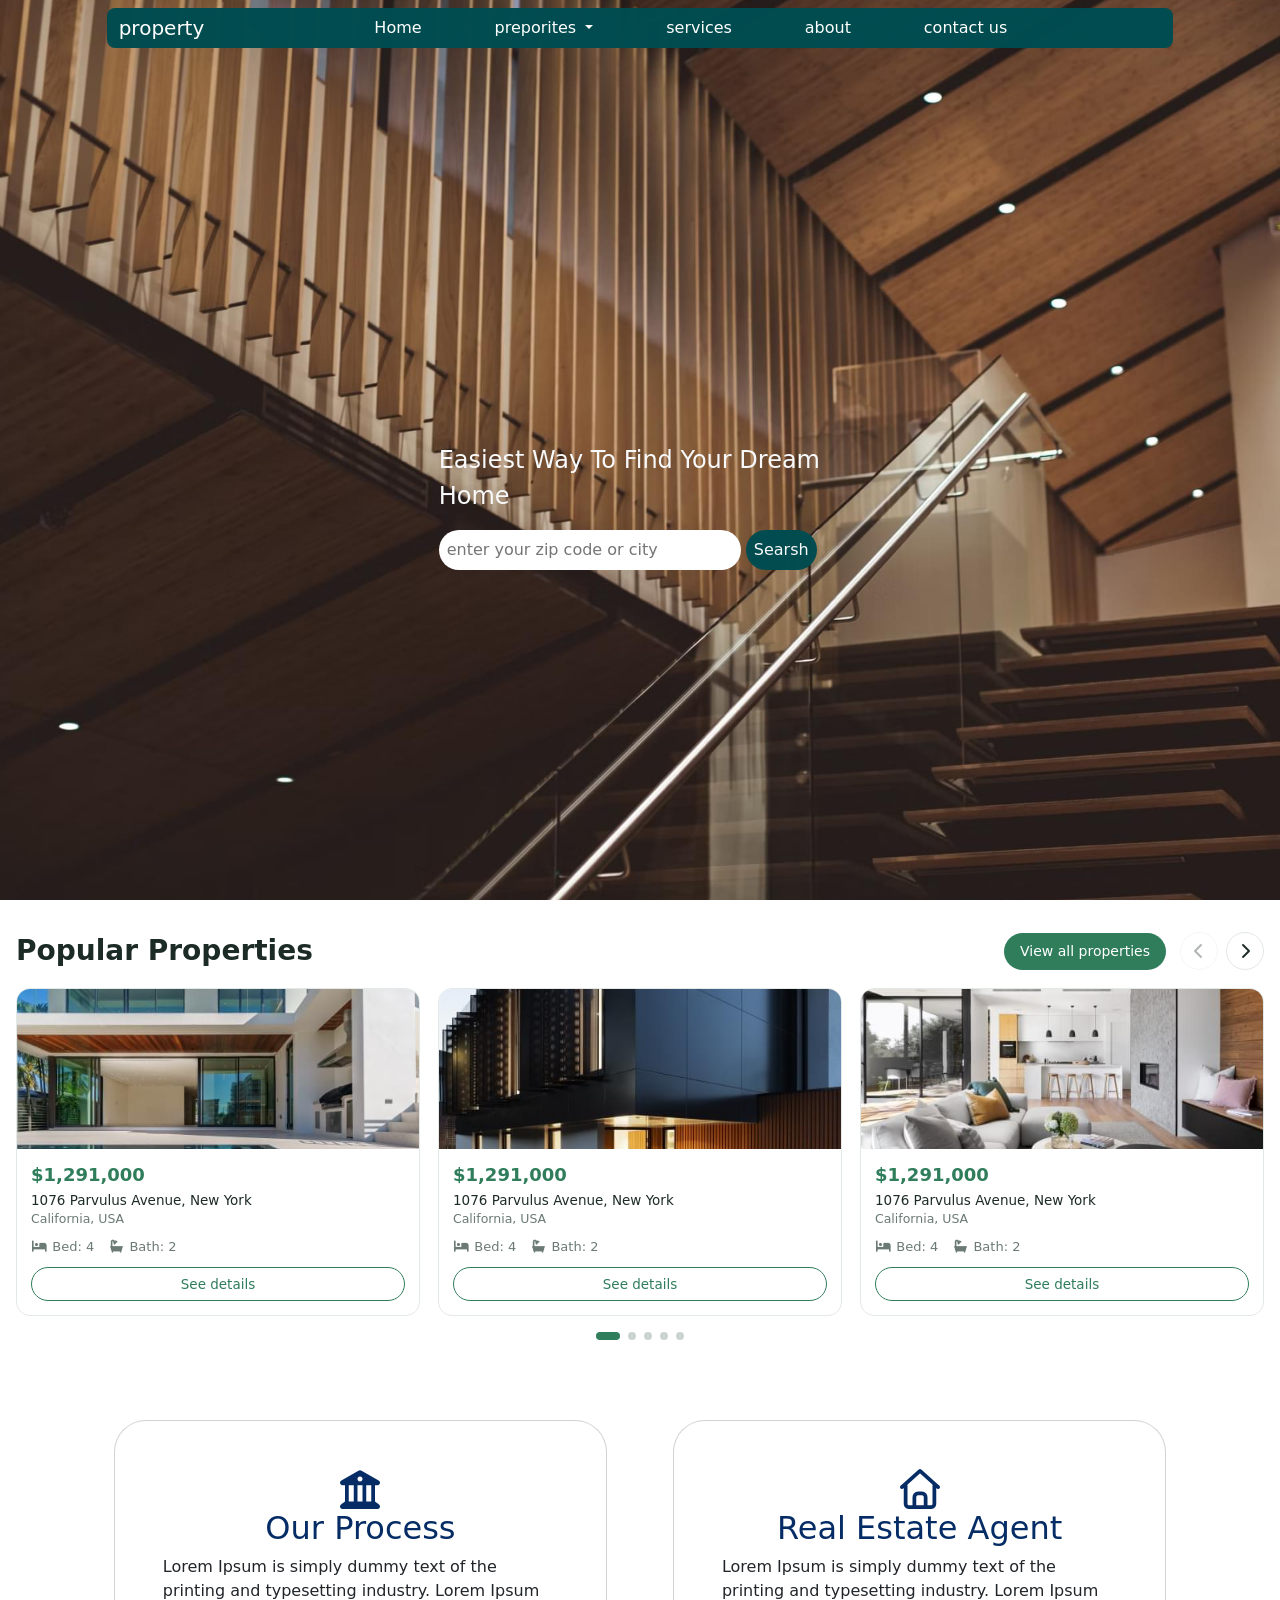
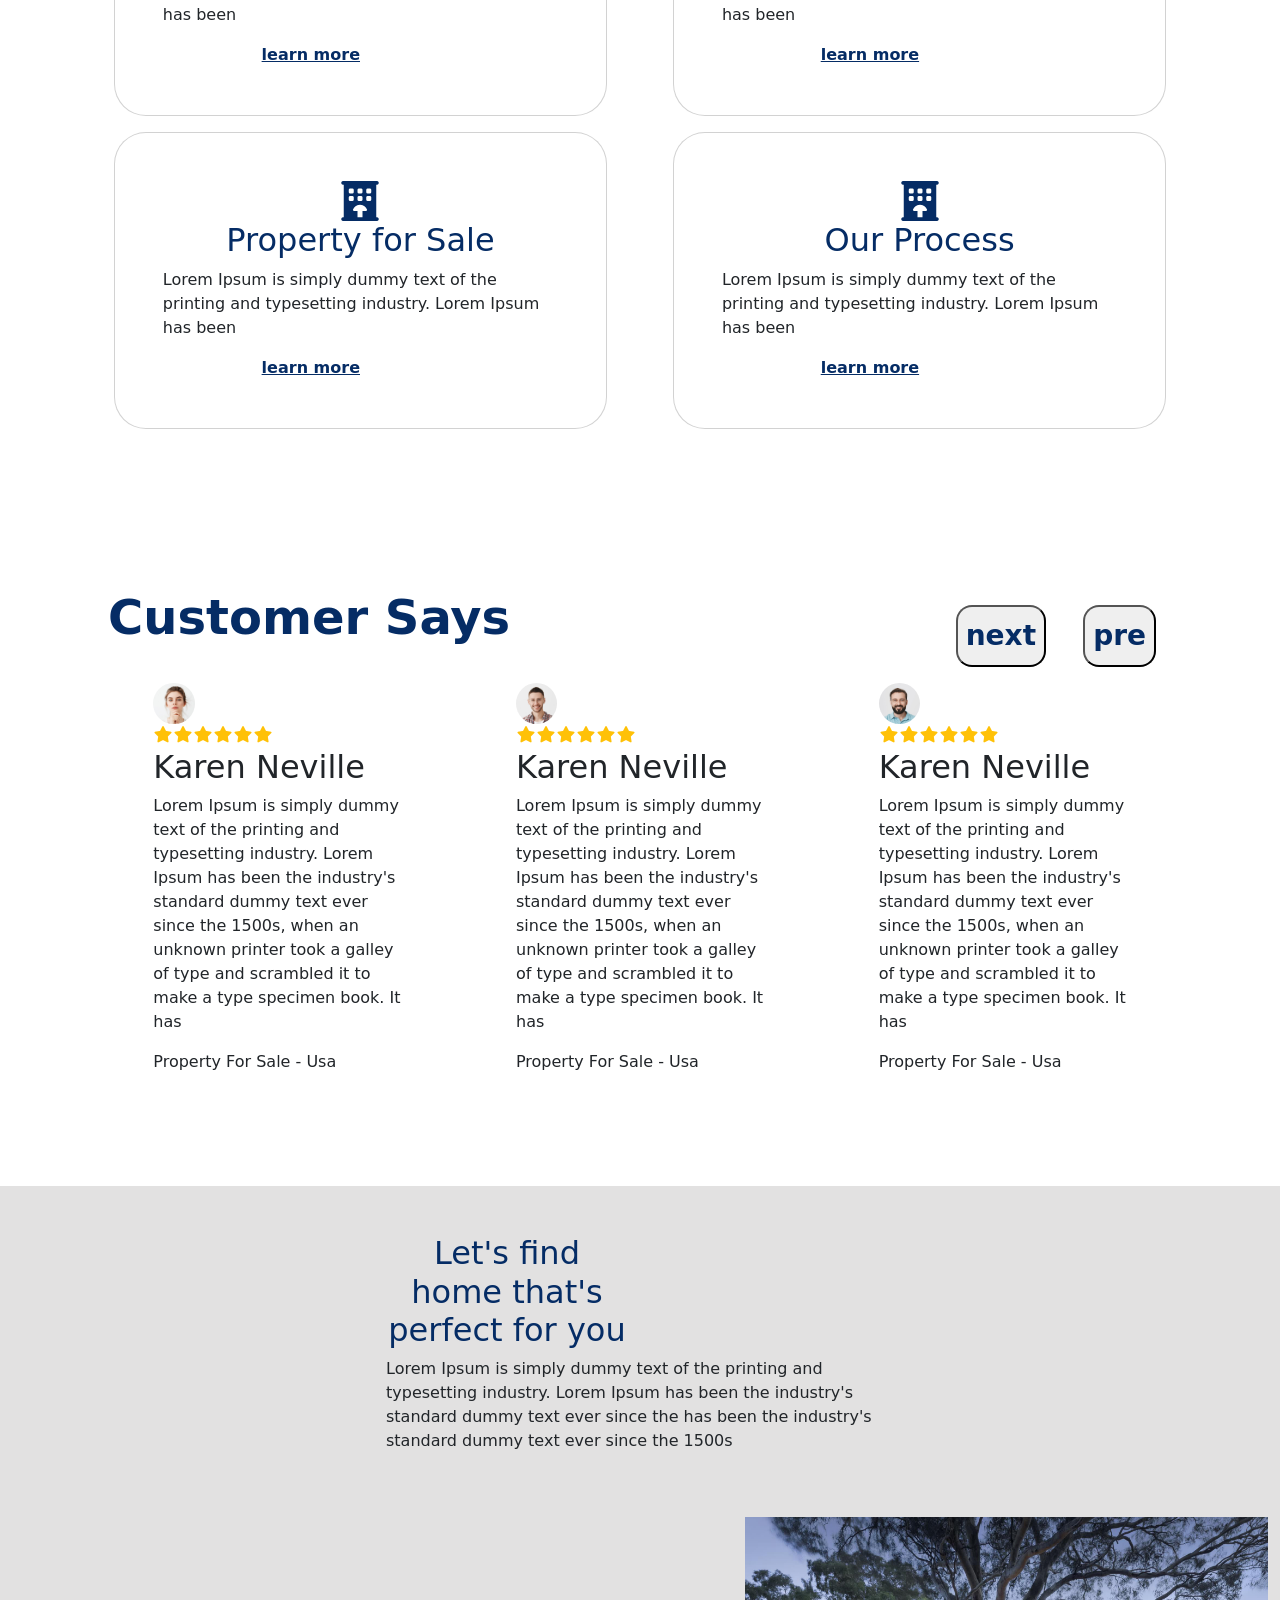
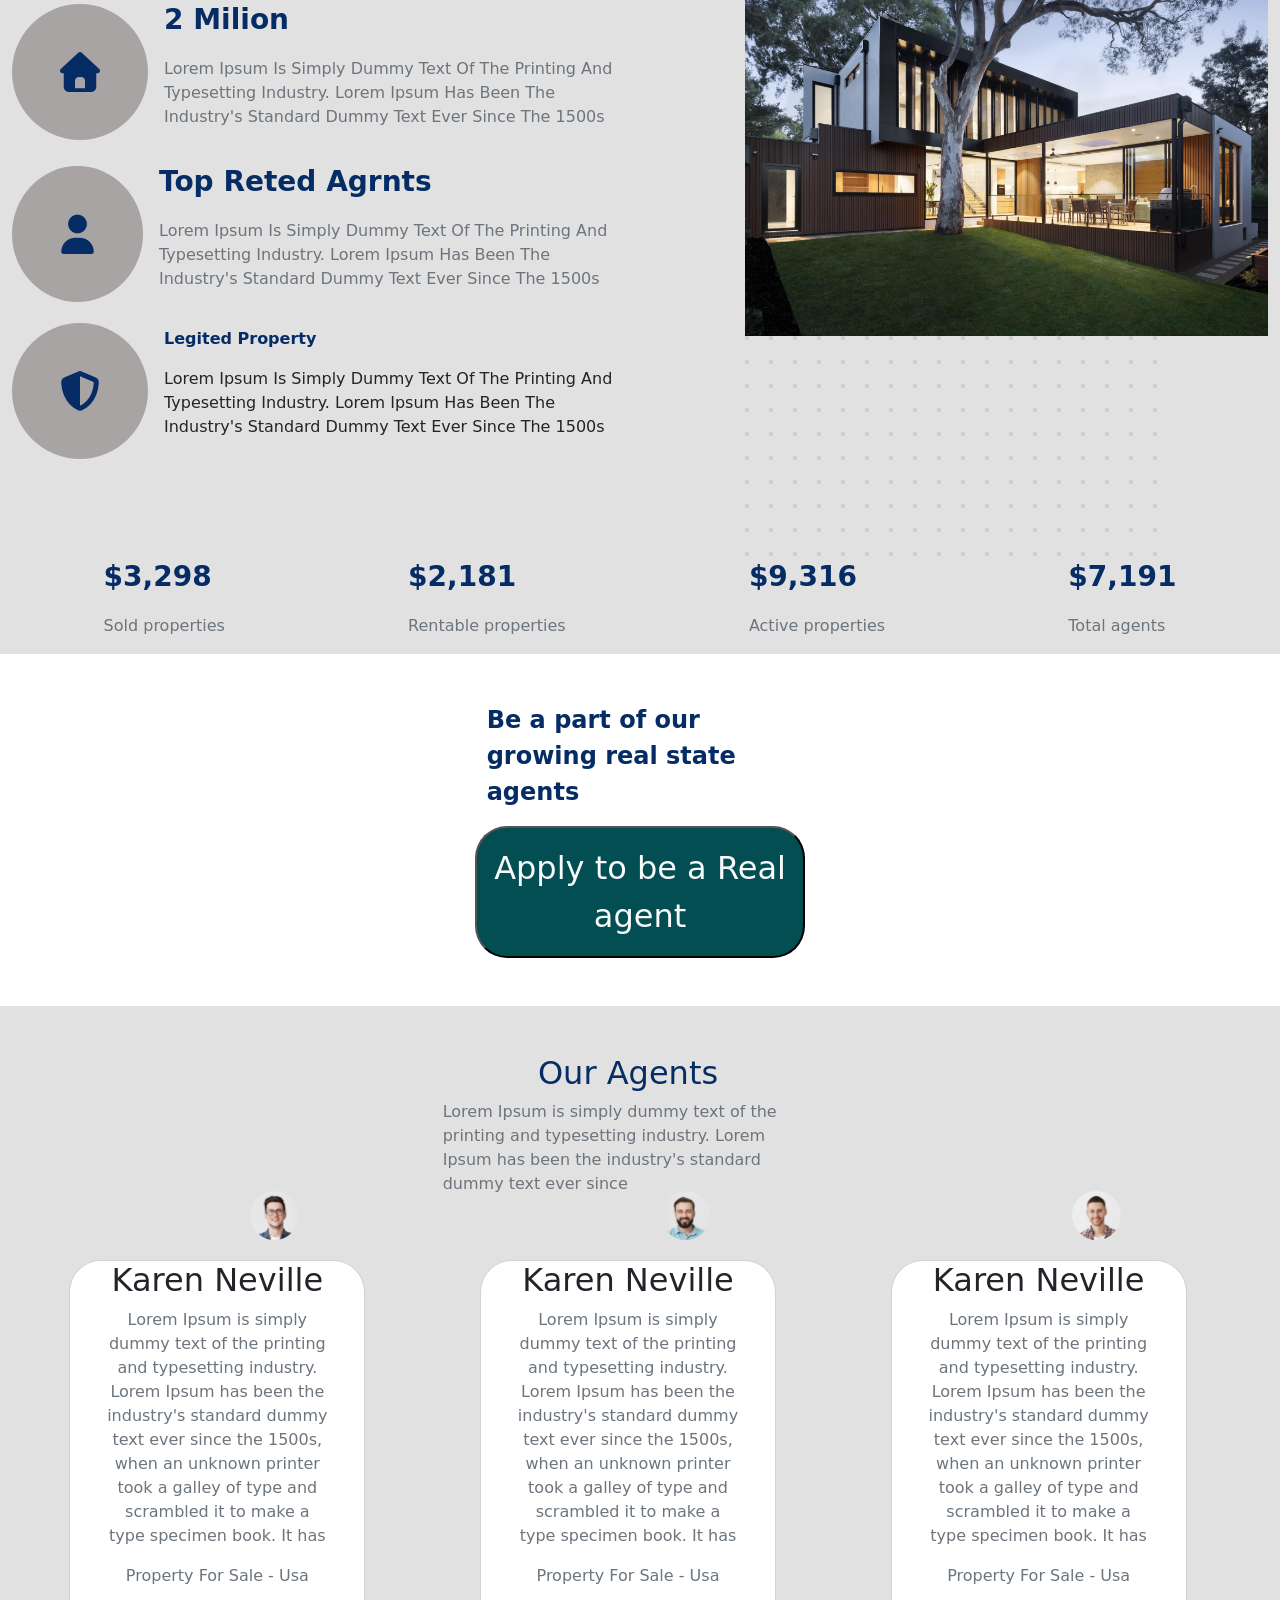
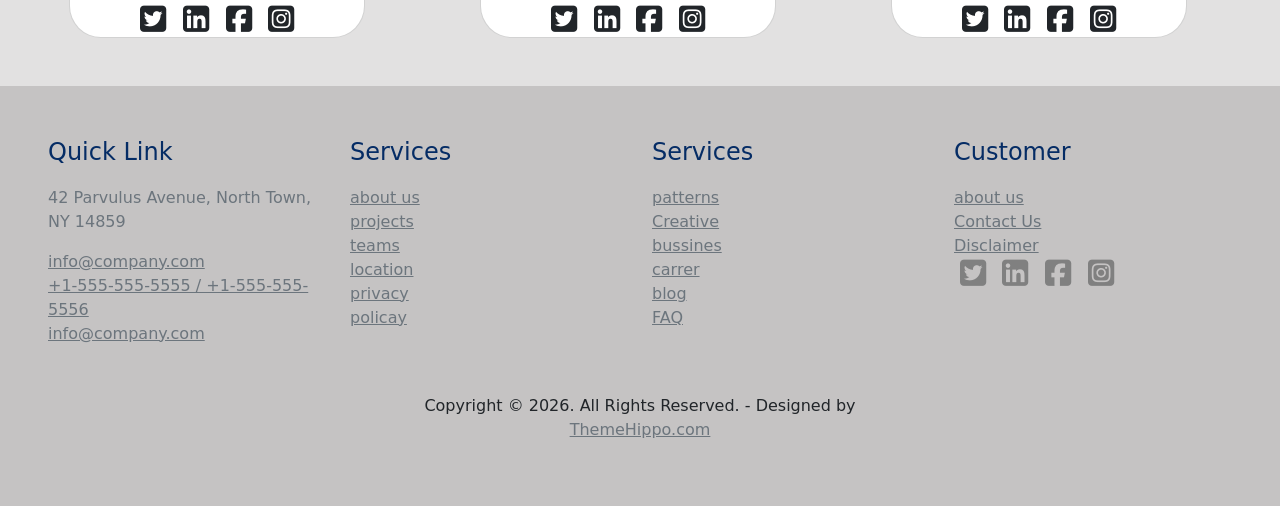
<file: index.html>
<!DOCTYPE html>
<html lang="en">
<head>
    <meta charset="UTF-8">
    <meta name="viewport" content="width=device-width, initial-scale=1.0">
    <title>finle project</title>
    <link rel="stylesheet" href="css/all.css">
    
    <link rel="stylesheet" href="css/bootstrap.css">
    <link rel="stylesheet" href="css/style.css">
   

  
    
</head>
<body id="home">
    <main>
    <header >
        <nav class="navbar navbar-expand   justify-content-center   ">
            <div class=" row  col-12  col-lg-10     tgree my-auto rounded-3">
 
    <div class="d-block d-lg-flex align-items-center justify-content-around ">
   <div class="text-center text-lg-start">
    <a class="navbar-brand  " href="#">property</a>
    </div>
  
    <div class="collapse navbar-collapse" id="navbarSupportedContent">
      <ul class="navbar-nav m-md-auto mb-2  col-12  col-md-9  nav-fill">
        <li class="nav-item">
          <a class="nav-link active" aria-current="page" href="index.html">Home</a>
        </li>
        
        <li class="nav-item dropdown">
          <a class="nav-link dropdown-toggle" href="#" role="button" data-bs-toggle="dropdown" aria-expanded="false">
            preporites
          </a>
          <ul class="dropdown-menu">
            <li><a class="dropdown-item text-dark" href="#">item 1</a></li>
            <li><a class="dropdown-item text-dark" href="#">item 2</a></li>
            <li><hr class="dropdown-divider text-dark" href=""#> <a href=""> item 3</a></li>
            <li><a class="dropdown-item" href="#">item3</a></li>
          </ul>
        </li>
        <li class="nav-item">
          <a class="nav-link" href="service.html">services</a>
        </li>

         <li class="nav-item">
          <a class="nav-link" href="about.html">about</a>
        </li>
        <li class="nav-item">
          <a class="nav-link" href="contect.html">contact us</a>
        </li>

        
      </ul>
      </div>
    </div>
  </div>
  </div>
</nav>

<div class="sear h-100 text-light text-capitalize row col-12 col-lg-4 mx-auto justify-content-center align-items-center ">
 <div class="justify-content-center">
    <p class="fs-4">Easiest way to find your dream home</p>
   
  <div >
    <input type="search" id="red"  placeholder="enter your zip code or city   " class="rounded-5 p-2 col-9 border-0 ">
     <label for="red " class=" p-2 rounded-5" >searsh</label>
</div>
</div>
</div>
    </header>



<!--  -----------------------------section slider 3 (icons of building)--------------------------->
<!-- <section class="section2 container-fluid">
<div class="row  align-items-center  col-12">
  <div class=" d-flex  justify-content-around align-items-center p-3  ">
<h3>Popular Properties</h3>
<button class="rounded-4 p-1 tgree text-light border-0  t-button">View all properties</button>
  </div>
<div class="row justify-content-around gap-4  fs-3 ">
<div id="carouselExampleDark" class="carousel carousel-dark slide">
  <div class="carousel-indicators">
    <button type="button" data-bs-target="#carouselExampleDark" data-bs-slide-to="0" class="active" aria-current="true" aria-label="Slide 1"></button>
    <button type="button" data-bs-target="#carouselExampleDark" data-bs-slide-to="1"   aria-label="Slide 2"></button>
    <button type="button" data-bs-target="#carouselExampleDark" data-bs-slide-to="2"   aria-label="Slide 3"></button>
  </div>


  <div class="carousel-inner">
    
    <div class="carousel-item active" data-bs-interval="10000">
      <div class="row justify-content-around  align-items-center g-4">
      <div class="card col-11 mx-sm-auto mx-md-0 col-md-3  p-0  t-small ">
  <img src="images/img_6.jpg" class="img-fluid  " alt="photo">
<div class="p-3  d-none d-md-block">
  <p class="  p-hover">$1,291,000</p>
  <p class="fw-light">1076 Parvulus Avenue, New York</p>
  <p>California, USA</p>

  <div class="d-flex gap-3 align-items-center fw-light ">
    <div class="d-flex  ">
    <i class="fa-solid fa-bed mt-1 "></i>
    <p> Bed: 4</p>
    </div>
    <div class="d-flex ">
  
  <i class="fa-solid fa-bath mt-1"></i>
  <p>Bath: 2</p>
  </div>
  
  
  </div>
  <button class="rounded-4 p-2 tgree text-light border-0  t-button col-10 justify-content-center" >See details</button>


      </div>  
      </div>

      
    
      
  
    
     <div class="card col-11 mx-sm-auto mx-md-0 col-md-3  p-0  t-small">
  <img src="images/img_7.jpg" class="img-fluid  " alt="photo">
<div class="p-3  d-none d-md-block">
  <p class="  p-hover">$1,291,000</p>
  <p class="fw-light">1076 Parvulus Avenue, New York</p>
  <p>California, USA</p>
 
  <div class="d-flex gap-3 align-items-center fw-light ">
    <div class="d-flex  ">
    <i class="fa-solid fa-bed mt-1 "></i>
    <p> Bed: 4</p>
    </div>
    <div class="d-flex ">
  
  <i class="fa-solid fa-bath mt-1"></i>
  <p>Bath: 2</p>
  </div>
  </div>
  <button class="rounded-4 p-2 tgree text-light border-0  t-button col-10 justify-content-center" >See details</button>
</div>

</div>
      
   
    
  
      <div class="card col-11 mx-sm-auto mx-md-0 col-md-3  p-0  t-small">
  <img src="images/img_8.jpg" class="img-fluid  " alt="photo">
<div class="p-3 d-none d-md-block">
  <p class="  p-hover">$1,291,000</p>
  <p class="fw-light">1076 Parvulus Avenue, New York</p>
  <p>California, USA</p>
  
  <div class="d-flex gap-3 align-items-center fw-light ">
    <div class="d-flex  ">
    <i class="fa-solid fa-bed mt-1 "></i>
    <p> Bed: 4</p>
    </div>
    <div class="d-flex ">
  
  <i class="fa-solid fa-bath mt-1"></i>
  <p>Bath: 2</p>
  </div>
  </div>
  <button class="rounded-4 p-2 tgree text-light border-0  t-button col-10 justify-content-center" >See details</button>
</div>
</div>
      
   </div>
   
   </div>

   <div class="carousel-item active" data-bs-interval="10000">
      <div class="row justify-content-around  align-items-center g-4">
      <div class="card col-11 col-md-3 mx-auto mx-md-0  p-0  t-small ">
  <img src="images/img_3.jpg" class="img-fluid  " alt="photo">
<div class="p-3 d-none d-md-block">
  <p class="  p-hover">$1,291,000</p>
  <p class="fw-light">1076 Parvulus Avenue, New York</p>
  <p>California, USA</p>

  <div class="d-flex gap-3 align-items-center fw-light ">
    <div class="d-flex  ">
    <i class="fa-solid fa-bed mt-1 "></i>
    <p> Bed: 4</p>
    </div>
    <div class="d-flex ">
  
  <i class="fa-solid fa-bath mt-1"></i>
  <p>Bath: 2</p>
  </div>
  </div>
  
  <button class="rounded-4 p-2 tgree text-light border-0  t-button col-10 justify-content-center" >See details</button>
</div>
</div>

      
    
      
  
    
     <div class="card col-11 col-md-3  mx-auto mx-md-0 p-0  t-small">
  <img src="images/img_5.jpg" class="img-fluid  " alt="photo">
<div class="p-3 d-none d-md-block">
  <p class="  p-hover">$1,291,000</p>
  <p class="fw-light">1076 Parvulus Avenue, New York</p>
  <p>California, USA</p>
 
  <div class="d-flex gap-3 align-items-center fw-light ">
    <div class="d-flex  ">
    <i class="fa-solid fa-bed mt-1 "></i>
    <p> Bed: 4</p>
    </div>
    <div class="d-flex ">
  
  <i class="fa-solid fa-bath mt-1"></i>
  <p>Bath: 2</p>
  </div>
  </div>
  <button class="rounded-4 p-2 tgree text-light border-0  t-button col-10 justify-content-center" >See details</button>
</div>

</div>
      
   
    
  
      <div class="card col-11 col-md-3  mx-auto mx-md-0 p-0  t-small">
  <img src="images/img_8.jpg" class="img-fluid  " alt="photo">
<div class="p-3  d-none d-md-block">
  <p class="  p-hover">$1,291,000</p>
  <p class="fw-light">1076 Parvulus Avenue, New York</p>
  <p>California, USA</p>
  
  <div class="d-flex gap-3 align-items-center fw-light ">
    <div class="d-flex  ">
    <i class="fa-solid fa-bed mt-1 "></i>
    <p> Bed: 4</p>
    </div>
    <div class="d-flex ">
  
  <i class="fa-solid fa-bath mt-1"></i>
  <p>Bath: 2</p>
  </div>
  </div>
  <button class="rounded-4 p-2 tgree text-light border-0  t-button col-10 justify-content-center" >See details</button>
</div>
</div>
      
   </div>
   
   </div>

   <div class="carousel-item active" data-bs-interval="10000">
      <div class="row justify-content-around  align-items-center g-4">
      <div class="card col-11 col-md-3 mx-auto mx-md-0 p-0  t-small ">
  <img src="images/img_1.jpg" class="img-fluid  " alt="photo">
<div class="p-3 d-none d-md-block">
  <p class="  p-hover">$1,291,000</p>
  <p class="fw-light">1076 Parvulus Avenue, New York</p>
  <p>California, USA</p>

  <div class="d-flex gap-3 align-items-center fw-light ">
    <div class="d-flex  ">
    <i class="fa-solid fa-bed mt-1 "></i>
    <p> Bed: 4</p>
    </div>
    <div class="d-flex ">
  
  <i class="fa-solid fa-bath mt-1"></i>
  <p>Bath: 2</p>
  </div>
  </div>
  
  <button class="rounded-4 p-2 tgree text-light border-0  t-button col-10 justify-content-center" >See details</button>
</div>
</div>

      
    
      
  
    
     <div class="card col-11 col-md-3 mx-0 mx-md-0 p-0  t-small">
  <img src="images/img_5.jpg" class="img-fluid  " alt="photo">
<div class="p-3  d-none d-md-block">
  <p class="  p-hover">$1,291,000</p>
  <p class="fw-light">1076 Parvulus Avenue, New York</p>
  <p>California, USA</p>
 
  <div class="d-flex gap-3 align-items-center fw-light ">
    <div class="d-flex  ">
    <i class="fa-solid fa-bed mt-1 "></i>
    <p> Bed: 4</p>
    </div>
    <div class="d-flex ">
  
  <i class="fa-solid fa-bath mt-1"></i>
  <p>Bath: 2</p>
  </div>
  </div>
  <button class="rounded-4 p-2 tgree text-light border-0  t-button col-10 justify-content-center" >See details</button>
</div>

</div>
      
   
    
  
      <div class="card col-11 col-md-3 mx-auto mx-md-0 p-0  t-small">
  <img src="images/img_4.jpg" class="img-fluid  " alt="photo">
<div class="p-3  d-none d-md-block">
  <p class="  p-hover">$1,291,000</p>
  <p class="fw-light">1076 Parvulus Avenue, New York</p>
  <p>California, USA</p>
  
  <div class="d-flex gap-3 align-items-center fw-light ">
    <div class="d-flex  ">
    <i class="fa-solid fa-bed mt-1 "></i>
    <p> Bed: 4</p>
    </div>
    <div class="d-flex ">
  
  <i class="fa-solid fa-bath mt-1"></i>
  <p>Bath: 2</p>
  </div>
  </div>
  <button class="rounded-4 p-2 tgree text-light border-0  t-button col-10 justify-content-center" >See details</button>
</div>
</div>
      
   </div>
   
   </div>
   
   </div>
   </div>
  <button class="carousel-control-prev" type="button" data-bs-target="#carouselExampleDark" data-bs-slide="prev">
    <span class="carousel-control-prev-icon" aria-hidden="true"></span>
    <span class="visually-hidden">Previous</span>
  </button>
  <button class="carousel-control-next" type="button" data-bs-target="#carouselExampleDark" data-bs-slide="next">
    <span class="carousel-control-next-icon" aria-hidden="true"></span>
    <span class="visually-hidden">Next</span>
  </button>
   
</div>
</div>










</section> -->
<section class="section2 container-fluid ps-section">
  <div class="ps-head">
    <h3>Popular Properties</h3>
    <div class="ps-head-actions">
      <button class="ps-viewall" type="button">View all properties</button>
      <div class="ps-arrows">
        <button class="ps-arrow" id="psPrev" type="button" aria-label="Previous properties">
          <i class="fa-solid fa-chevron-left"></i>
        </button>
        <button class="ps-arrow" id="psNext" type="button" aria-label="Next properties">
          <i class="fa-solid fa-chevron-right"></i>
        </button>
      </div>
    </div>
  </div>

  <div class="ps-viewport" id="psViewport">
    <div class="ps-track" id="psTrack"></div>
  </div>

  <div class="ps-dots" id="psDots" role="tablist" aria-label="Slider pages"></div>
</section>


<!--           section 4 building              -->
<section class="section3 container-fluid">
  <div data-aos="fade-up"
     data-aos-duration="3000">


  <div class="row justify-content-evenly  p-5">
    <div class="card col-10 justify-content-center col-xl-5 col-xxl-3 mb-3 p-5 rounded-5" >

      <i class="fa-solid fa-building-columns mx-auto col-6 fs-1 text-primary-emphasis"></i> 
      <h2 class="text-primary-emphasis text-center">Our Process</h2>
      <p class=" ">Lorem Ipsum is simply dummy text of the printing and typesetting industry. Lorem Ipsum has been</p>
      <a href="#" class="text-primary-emphasis nav  nav-underline n-ink  col-6 mx-auto fw-bold " >learn more</a>
    </div>

    <div class="card col-10 justify-content-center col-xl-5 col-xxl-3 mb-3 p-5 rounded-5" >

      <i  class="fa-regular fa-house mx-auto col-6 fs-1 text-primary-emphasis"></i>  
      <h2 class="text-primary-emphasis text-center">Real Estate Agent</h2>
      <p class=" ">Lorem Ipsum is simply dummy text of the printing and typesetting industry. Lorem Ipsum has been</p>
      <a href="#" class="text-primary-emphasis nav  nav-underline n-ink  col-6 mx-auto  fw-bold" >learn more</a>
    </div>

    <div class="card col-10 justify-content-center col-xl-5 col-xxl-3 mb-3 p-5 rounded-5" >

      <i class="fa-solid fa-hotel  mx-auto col-6 fs-1 text-primary-emphasis"></i>
      <h2 class="text-primary-emphasis text-center">Property for Sale</h2>
      <p class="">Lorem Ipsum is simply dummy text of the printing and typesetting industry. Lorem Ipsum has been</p>
      <a href="#" class="text-primary-emphasis nav  nav-underline n-ink  col-6 mx-auto fw-bold " >learn more</a>
    </div>
    <div class="card col-10 justify-content-center col-xl-5 col-xxl-3 mb-3 p-5 rounded-5" >

      <i class="fa-solid fa-hotel mx-auto col-6 fs-1 text-primary-emphasis"></i> 
      <h2 class="text-primary-emphasis text-center">Our Process</h2>
      <p class=" ">Lorem Ipsum is simply dummy text of the printing and typesetting industry. Lorem Ipsum has been</p>
      <a href="#" class="text-primary-emphasis nav  nav-underline n-ink  col-6 mx-auto  fw-bold" >learn more</a>
    </div>


  </div>
</div>
</section>
<!--   ----------------------says  's customer         --------------  -->
<section class="section4 m-5 p-5">
  <div class="container-fluid">
<div class="d-flex justify-content-between align-content-center">
    <h2 class="text-primary-emphasis fw-bold display-5">Customer Says</h2>
    <div>
    <button class="text-primary-emphasis p-2 rounded-4 fs-3 fw-bold m-3 b-cust">next</button>
    <button href="next" class="text-primary-emphasis p-2 rounded-4 fs-3 fw-bold m-3 b-cust">pre</button>
    </div>
</div>
   <div class="row justify-content-around align-items-center d-flex" id="next ">
        <div class="col-10 mx-auto col-md-3">
          <img src="images/person_5-min.jpg" class="overflow-hidden t-rudis col-2"alt="">
          <div>
          <i class="fa-solid fa-star text-warning "></i><i class="fa-solid fa-star text-warning "></i><i class="fa-solid fa-star text-warning "></i><i class="fa-solid fa-star text-warning "></i><i class="fa-solid fa-star text-warning "></i><i class="fa-solid fa-star text-warning "></i>
          </div>
      <h2>Karen Neville </h2>
      <p>Lorem Ipsum is simply dummy text of the printing and typesetting industry. Lorem Ipsum has been the industry's standard dummy text ever since the 1500s, when an unknown printer took a galley of type and scrambled it to make a type specimen book. It has</p>

        <p> Property For Sale - Usa</p>

</div>


        <div class="col-10 mx-auto col-md-3">
          <img src="images/person_1-min.jpg" class="overflow-hidden t-rudis col-2"alt="">
          <div>
          <i class="fa-solid fa-star text-warning "></i><i class="fa-solid fa-star text-warning "></i><i class="fa-solid fa-star text-warning "></i><i class="fa-solid fa-star text-warning "></i><i class="fa-solid fa-star text-warning "></i><i class="fa-solid fa-star text-warning "></i>
          </div>
      <h2>Karen Neville </h2>
      <p>Lorem Ipsum is simply dummy text of the printing and typesetting industry. Lorem Ipsum has been the industry's standard dummy text ever since the 1500s, when an unknown printer took a galley of type and scrambled it to make a type specimen book. It has</p>

        <p> Property For Sale - Usa</p>

</div>


        <div class="col-10 mx-auto col-md-3">
          <img src="images/person_2-min.jpg" class="overflow-hidden t-rudis col-2"alt="">
          <div>
          <i class="fa-solid fa-star text-warning "></i><i class="fa-solid fa-star text-warning "></i><i class="fa-solid fa-star text-warning "></i><i class="fa-solid fa-star text-warning "></i><i class="fa-solid fa-star text-warning "></i><i class="fa-solid fa-star text-warning "></i>
          </div>
      <h2>Karen Neville </h2>
      <p>Lorem Ipsum is simply dummy text of the printing and typesetting industry. Lorem Ipsum has been the industry's standard dummy text ever since the 1500s, when an unknown printer took a galley of type and scrambled it to make a type specimen book. It has</p>

        <p  > Property For Sale - Usa</p>
</div>
</div>
</div>

</section>

   <!-- ------------------------------- fila and icons section  ---------------------------- -->
<section class="container-fluid b-gery">
  <div class="row col-8 col-lg-6 col-xxl-4  mx-auto p-5  " >
    <h2 class="text-primary-emphasis col-6 text-center">Let's find home that's perfect for you</h2>
    <p>Lorem Ipsum is simply dummy text of the printing and typesetting industry. Lorem Ipsum has been the industry's standard dummy text ever since the has been the industry's standard dummy text ever since the 1500s</p>
  </div>
  <div class="d-flex justify-content-between align-items-center p-photo ">
  <div class="contain col-md-6 col-xxl-5 g row gap-3">
    <div class="d-flex align-items-center gap-3 ">
      <div class="icons">
      <i class="fa-solid fa-house text-primary-emphasis p-5  col-2  text-center "></i>
      
      </div><div class="text-capitalize gap-3">
        <p class="text-primary-emphasis fw-bold fs-3">2 milion</p>
        <p class="text-secondary">Lorem Ipsum is simply dummy text of the printing and typesetting industry. Lorem Ipsum has been the industry's standard dummy text ever since the 1500s</p>
      </div>
    </div>
    <div class="d-flex align-items-center gap-3 ">
      <div class="icons">
      <i class="fa-solid fa-user text-primary-emphasis p-5  col-2  text-center "></i>
      </div>
      <div class="text-capitalize gap-3">
        <p class="text-primary-emphasis fw-bold fs-3">top reted agrnts</p>
        <p class="text-secondary">Lorem Ipsum is simply dummy text of the printing and typesetting industry. Lorem Ipsum has been the industry's standard dummy text ever since the 1500s</p>
      </div>
    </div>
    <div class="d-flex align-items-center gap-3 ">
      <div class="icons">
      
        <i class="fa-solid  fa-shield-halved text-primary-emphasis p-5  col-2  text-center "></i>
        </div>
      <div class="text-capitalize gap-3">
        <p class="text-primary-emphasis fw-bold">legited property</p>
        <p>Lorem Ipsum is simply dummy text of the printing and typesetting industry. Lorem Ipsum has been the industry's standard dummy text ever since the 1500s</p>
      </div>
    </div>
    <div>

    </div>
  </div>
<div class="photo col-3 col-md-5 ">
  <img src="images/hero_bg_3.jpg" class="img1 img-fluid " alt="">
  <img src="images/dots.png"  class="img-2 img-fluid"alt="">
</div>
</div>
<div class="d-flex justify-content-around">
  <div>
    <p class="text-primary-emphasis fw-bold fs-3">$3,298</p>
    <p class="text-secondary">Sold properties</p>
  </div>
  <div>
    <p class="text-primary-emphasis fw-bold fs-3">$2,181 </p>
    <p class="text-secondary">Rentable properties</p>
  </div>
  <div>
    <p class="text-primary-emphasis fw-bold fs-3">$9,316</p>
    <p class="text-secondary">Active properties</p>
  </div>
  <div>
    <p class="text-primary-emphasis fw-bold fs-3">$7,191</p>
    <p class="text-secondary">Total agents</p>
  </div>
</div>



</section>

<!--      -----------------     anther last--------------------------- -->
<div class="row mx-auto col-10 col-md-6 col-lg-4  p-5">
<p class="text-primary-emphasis fs-4 fw-bold"> Be a part of our growing real state agents</p>
<button class="t-button  p-3 rounded-5 fs-2 justify-content-center text-light tgree ">Apply to be a Real agent</button>
</div>
<section class="container-fluid b-gery  mb-0 p-5   section6">
  <div class="row gap-md-5">
  <div class="row  justify-content-center   ">
    <h2 class="text-capitalize text-primary-emphasis text-center">our agents</h2>
    <p class="text-secondary col-6 col-lg-4 justify-content-center">Lorem Ipsum is simply dummy text of the printing and typesetting industry. Lorem Ipsum has been the industry's standard dummy text ever since</p>
  </div>

  <div class="row justify-content-around align-items-center d-flex gap-5 " id="next  ">
        <div class="col-10 mx-auto col-md-6  col-xl-3 card text-center rounded-5">
          <img src="images/person_3-min.jpg" class="overflow-hidden t-rudis col-2 "alt="">
          
      <h2>Karen Neville </h2>
      <p class="text-secondary col-10 mx-auto">Lorem Ipsum is simply dummy text of the printing and typesetting industry. Lorem Ipsum has been the industry's standard dummy text ever since the 1500s, when an unknown printer took a galley of type and scrambled it to make a type specimen book. It has</p>

        <p class="text-secondary col-10 mx-auto">  Property For Sale - Usa</p>
<!--     icons of social media -->
        <div class="gap-3">
<i class="fa-brands fa-square-twitter b-icons"></i>

<i class="fa-brands fa-square-linkedin b-icons"></i>

<i class="fa-brands fa-square-facebook b-icons"></i>
<i class="fa-brands fa-square-instagram b-icons"></i>
</div>
</div>


        <div class="col-10 mx-auto col-md-6 col-xl-3 card text-center rounded-5">
          <img src="images/person_2-min.jpg" class="overflow-hidden t-rudis col-2 "alt="">
          
      <h2>Karen Neville </h2>
      <p class="text-secondary col-10 mx-auto">Lorem Ipsum is simply dummy text of the printing and typesetting industry. Lorem Ipsum has been the industry's standard dummy text ever since the 1500s, when an unknown printer took a galley of type and scrambled it to make a type specimen book. It has</p>

        <p class="text-secondary col-10 mx-auto">  Property For Sale - Usa</p>

          <div class="gap-3">
<i class="fa-brands fa-square-twitter b-icons"></i>

<i class="fa-brands fa-square-linkedin b-icons"></i>

<i class="fa-brands fa-square-facebook b-icons"></i>
<i class="fa-brands fa-square-instagram b-icons"></i>
</div>
</div>



       <div class="col-10 mx-auto col-md-6  col-xl-3 card text-center rounded-5">
          <img src="images/person_1-min.jpg" class="overflow-hidden t-rudis col-2 "alt="">
          
      <h2>Karen Neville </h2>
      <p class="text-secondary col-10 mx-auto">Lorem Ipsum is simply dummy text of the printing and typesetting industry. Lorem Ipsum has been the industry's standard dummy text ever since the 1500s, when an unknown printer took a galley of type and scrambled it to make a type specimen book. It has</p>

        <p class="text-secondary col-10 mx-auto">  Property For Sale - Usa</p>

          <div class="gap-3">
<i class="fa-brands fa-square-twitter b-icons"></i>

<i class="fa-brands fa-square-linkedin b-icons"></i>

<i class="fa-brands fa-square-facebook b-icons"></i>
<i class="fa-brands fa-square-instagram b-icons"></i>
</div>
</div>

</div>
</div>
</section>





<!--     footer            -->
<footer class="foot-gery container-fluid m-0 p-5">
  <div class="  justify-content-around d-flex  row" >
    <div class="col-10  col-lg-3 ">
      <p class="text-primary-emphasis fs-4">Quick Link</p>
      <p class="text-secondary">42 Parvulus Avenue, North Town, NY 14859</p>
      <a href="#" class="text-secondary nav nav-underline active d-block">info@company.com</a>
        <a href="#" class="text-secondary nav nav-underline active d-block">+1-555-555-5555 / +1-555-555-5556</a>
        <a href="#" class="text-secondary nav nav-underline active d-block">info@company.com</a>
       

    </div>
    
    <div class="col-10  col-lg-3 ">
      <p class="text-primary-emphasis fs-4">Services</p>

      <a href="#" class="text-secondary nav nav-underline active d-block">about us</a>
        <a href="#" class="text-secondary nav nav-underline active d-block">projects</a>
        <a href="#" class="text-secondary nav nav-underline active d-block">teams</a>

        <a href="#" class="text-secondary nav nav-underline active d-block">location</a>
        <a href="#" class="text-secondary nav nav-underline active d-block">privacy</a>
        <a href="#" class="text-secondary nav nav-underline active d-block">policay</a>
        
       
       

    </div>

    <div class="col-10  col-lg-3 ">
      <p class="text-primary-emphasis fs-4">Services</p>

      <a href="#" class="text-secondary nav nav-underline active d-block">patterns</a>
        <a href="#" class="text-secondary nav nav-underline active d-block">Creative</a>
        <a href="#" class="text-secondary nav nav-underline active d-block">bussines</a>

        <a href="#" class="text-secondary nav nav-underline active d-block">carrer</a>
        <a href="#" class="text-secondary nav nav-underline active d-block">blog</a>
        <a href="#" class="text-secondary nav nav-underline active d-block">FAQ</a>
       
       

    </div>
    <div class="col-10  col-lg-3 ">
      <p class="text-primary-emphasis fs-4">Customer</p>

      <a href="#" class="text-secondary nav nav-underline active d-block">about us</a>
        <a href="#" class="text-secondary nav nav-underline active d-block">Contact Us</a>
        <a href="#" class="text-secondary nav nav-underline active d-block">Disclaimer</a>
        <div class="gap-3 col-11">
<i class="fa-brands fa-square-twitter foot-icons"></i>

<i class="fa-brands fa-square-linkedin foot-icons"></i>

<i class="fa-brands fa-square-facebook foot-icons"></i>
<i class="fa-brands fa-square-instagram foot-icons"></i>
</div>
</div>




  </div>
<div class="row   mx-auto  justify-content-center text-lg-center mt-5">
  
  <p>Copyright © 2026. All Rights Reserved. - Designed by<a class="nav nav-underline text-secondary d-block "> ThemeHippo.com</a> </p>
   
</div>


</div>

</footer>

    </main>

   <script src="js/bootstrap.bundle.js"></script>

   
<script src="js/script .js"></script>
</body>
</html>
</file>
<file: css/style.css>
header{
   height: 100vh;
   background-position: center right;
    background-image: url(../images/hero_bg_1.jpg);

    background-repeat: none;
    background-size: cover;
}
.tgree {
    background-color: rgba(1, 76, 80, 0.99);
   
}
a{
color: white !important;
}

.sear label{
background-color:rgba(1, 76, 80, 0.99); 
}
 input{
    outline: none;
 }
 
 .t-button:hover{
transform: translateY(3PX);
transition: .5s;
 }
 
 .p-hover{
    color:rgba(1, 76, 80, 0.99);
    position: relative;
   

 }

 .p-hover ::after{
    content:"";
    position: absolute;
    bottom:-4px;
    left:0px;
    width: 300px;
    height: 2px ;
   background-color:rgba(1, 76, 80, 0.99) ;
    transition:  1s;
 }
 .p-hover :hover{
    width: 360px;
    cursor: pointer;
   
 }

 .n-ink:hover{
   text-decoration: none !important;
   transition: 1s !important;
   cursor: pointer !important;

 }

 .b-gery{
   background-color: rgb(158, 155, 155,.3);
 }
.b-cust:hover{
background-color: rgba(1, 1, 55 );
color:white !important;
cursor: pointer;
}
.t-rudis {
   border-radius: 50%;}
   .t-rudis:hover{
   transition: 1s;
 transform: translate(0px,-10px);
 
   cursor: pointer;
   
  
}
.icons{
   border-radius: 50%;
   background-color: rgba(87, 80, 80, 0.418);
   font-size: 40px;
}

.icons:hover{
   border:4px solid rgba(1, 1, 55 ) !important ;
   transition: 1s;
   background-color: white;
}
.photo{
   position: relative;
   
}
.img1{
   position: relative;
  z-index:1;
  
 
}
.img2{
   position: absolute;
   bottom: -100px;
   right:-70px;
   z-index: -3;
}
.section6 .card{
position: relative;
z-index: 5;
}
.section6 .card img{
   position :absolute;
   z-index: -3;
   top:-70px;
   left:180px


   
}

.b-icons{
  
  
   font-size: 30px;
   border-radius: 15px; 
}
.b-icons:hover{
   color: white ;
   border:2px soild rgba(1, 1, 55 ) ;
   cursor: pointer;
   transition: 1s;
   transform: scale3d(2,2,180);
}
.foot-gery{
    background-color: rgba(158, 155, 155,.6);
}
.foot-icons{
   color:grey;
   font-size: 30px;

}
.foot-icons:hover{
   color:rgba(1, 1, 55 ) ;
   
}



 /*  swiper slider */

 
  .ps-section {
  --ps-green: #2f7d5b;
  --ps-ink: #1d2b26;
  --ps-muted: #6b7a74;
  --ps-line: #e3e9e6;
  --ps-gap: 18px;
 max-width: 1500px;
  margin: 0 auto;
  padding: 32px 16px;
}

.ps-head {
  display: flex;
  align-items: center;
  justify-content: space-between;
  gap: 12px;
  flex-wrap: wrap;
  margin-bottom: 18px;
}
.ps-head h3 { margin: 0; color: var(--ps-ink); font-weight: 700; }
.ps-head-actions { display: flex; align-items: center; gap: 14px; }

.ps-viewall {
  border: 0;
  background: var(--ps-green);
  color: #fff;
  border-radius: 999px;
  padding: 8px 16px;
  font-size: 14px;
  cursor: pointer;
}
.ps-viewall:hover { filter: brightness(.92); }

.ps-arrows { display: flex; gap: 8px; }
.ps-arrow {
  width: 38px;
  height: 38px;
  border-radius: 50%;
  border: 1px solid var(--ps-line);
  background: #fff;
  color: var(--ps-ink);
  display: grid;
  place-items: center;
  cursor: pointer;
  transition: background .2s, color .2s, border-color .2s;
}
.ps-arrow:hover:not(:disabled) {
  background: var(--ps-green);
  color: #fff;
  border-color: var(--ps-green);
}
.ps-arrow:disabled { opacity: .35; cursor: default; }

.ps-arrow:focus-visible,
.ps-viewall:focus-visible,
.ps-dot:focus-visible,
.ps-card button:focus-visible {
  outline: 3px solid #8ccdb0;
  outline-offset: 2px;
}

.ps-viewport { overflow: hidden; touch-action: pan-y; }
.ps-track {
  display: flex;
  gap: var(--ps-gap);
  transition: transform .45s cubic-bezier(.22, .8, .3, 1);
  will-change: transform;
}
.ps-track.is-dragging { transition: none; }

.ps-card {
  flex: 0 0 calc((100% - var(--ps-gap) * (var(--ps-per, 3) - 1)) / var(--ps-per, 3));
  background: #fff;
  border: 1px solid var(--ps-line);
  border-radius: 14px;
  overflow: hidden;
  user-select: none;
}
.ps-card img {
  display: block;
  width: 100%;
  height: 160px;
  object-fit: cover;
  pointer-events: none;
}
.ps-body { padding: 12px 14px 14px; }
.ps-price { margin: 0 0 2px; font-size: 18px; font-weight: 700; color: var(--ps-green); }
.ps-addr  { margin: 0; font-size: 13.5px; color: var(--ps-ink); }
.ps-city  { margin: 0 0 8px; font-size: 12.5px; color: var(--ps-muted); }
.ps-meta  { display: flex; gap: 14px; font-size: 13px; color: var(--ps-muted); margin-bottom: 10px; }
.ps-meta i { margin-inline-end: 5px; }

.ps-card button {
  width: 100%;
  border: 1px solid var(--ps-green);
  background: transparent;
  color: var(--ps-green);
  border-radius: 999px;
  padding: 6px 0;
  font-size: 13.5px;
  cursor: pointer;
  transition: background .2s, color .2s;
}
.ps-card button:hover { background: var(--ps-green); color: #fff; }

.ps-dots { display: flex; justify-content: center; gap: 8px; margin-top: 16px; }
.ps-dot {
  width: 8px;
  height: 8px;
  border: 0;
  padding: 0;
  border-radius: 999px;
  background: #c9d4cf;
  cursor: pointer;
  transition: width .25s, background .25s;
}
.ps-dot[aria-selected="true"] { width: 24px; background: var(--ps-green); }

@media (prefers-reduced-motion: reduce) {
  .ps-track { transition: none; }
}
</file>
